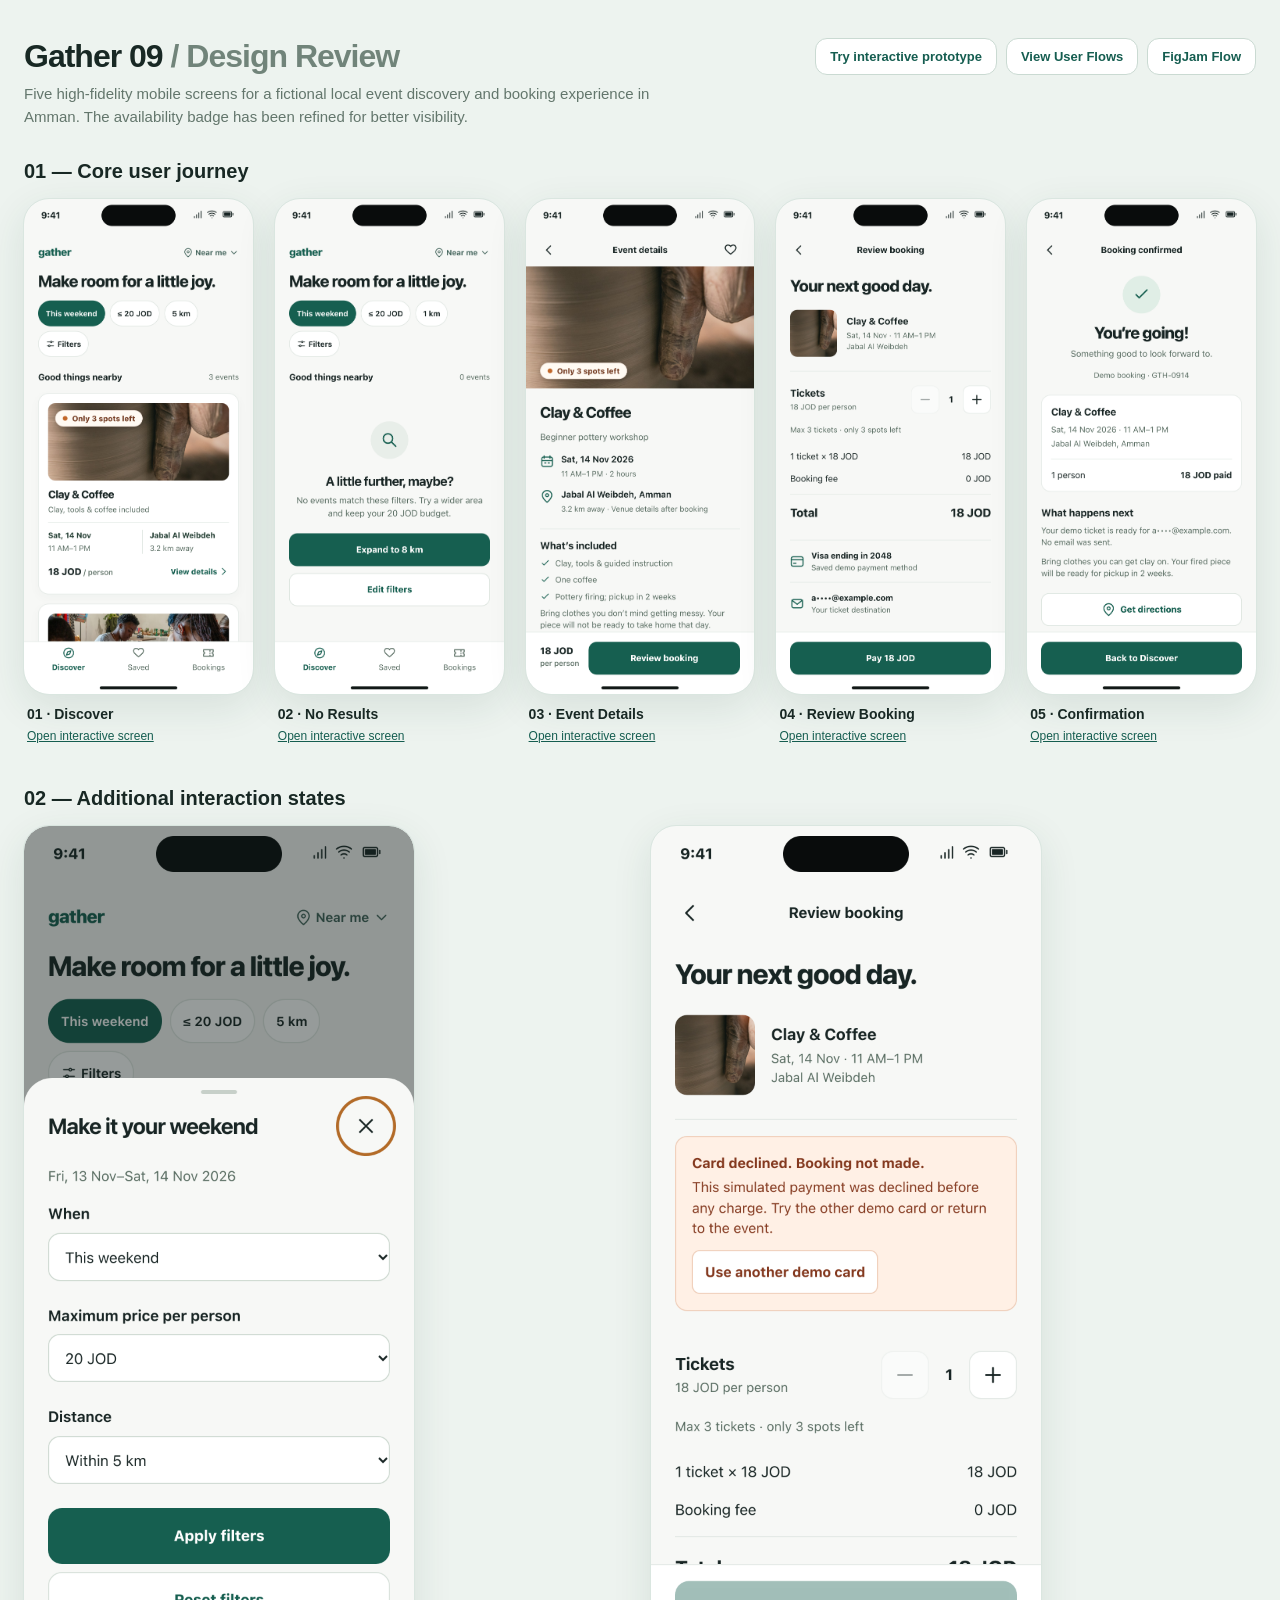
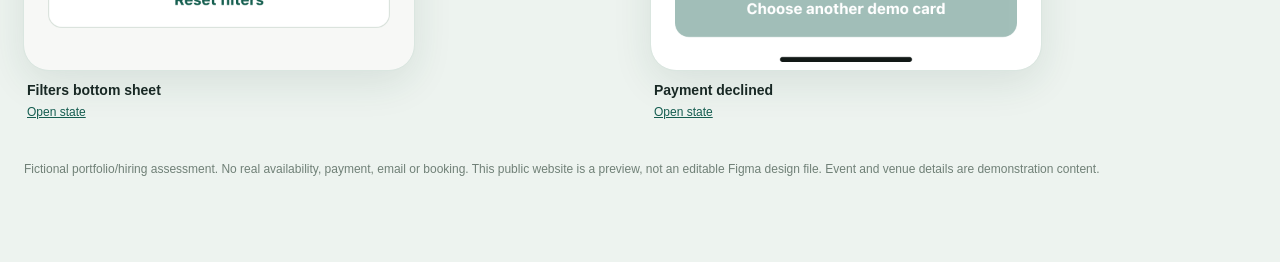
<file: index.html>
<!doctype html><html lang="en"><head><meta charset="utf-8"><meta name="viewport" content="width=device-width,initial-scale=1"><title>Gather 09 · UI/UX Design Review</title><meta name="description" content="Gather 09 mobile local experiences UI/UX candidate assignment — five screens, user flow and interactive prototype."><style>
:root{--pine:#155D50;--text:#182824;--pale:#edf3ef}*{box-sizing:border-box}body{margin:0;background:var(--pale);color:var(--text);font:15px -apple-system,BlinkMacSystemFont,"SF Pro",Inter,Arial,sans-serif;-webkit-font-smoothing:antialiased}main{max-width:1520px;margin:0 auto;padding:38px 24px 70px}header{display:flex;align-items:flex-start;justify-content:space-between;gap:18px;margin-bottom:25px;flex-wrap:wrap}h1{font-size:32px;letter-spacing:-1px;margin:0 0 8px}header p{margin:0;color:#63766C;max-width:650px;line-height:1.5}a{color:var(--pine)}.nav{display:flex;gap:9px;flex-wrap:wrap}.nav a{font-size:13px;border:1px solid #CADAD2;padding:10px 14px;border-radius:12px;background:#fff;text-decoration:none;font-weight:650}h2{font-size:20px;margin:32px 0 16px}.grid{display:grid;grid-template-columns:repeat(auto-fit,minmax(220px,1fr));gap:22px}.card{max-width:390px}.shot{display:block;aspect-ratio:390/844;overflow:hidden;border-radius:25px;background:white;box-shadow:0 12px 40px #1d47351c;outline:1px solid #dae6e0}.shot img{width:100%;height:100%;object-fit:cover;display:block}.cardfoot{display:flex;flex-direction:column;align-items:flex-start;gap:7px;padding:12px 3px}.cardfoot strong{font-size:14px}.cardfoot a{font-size:12px}.fineprint{font-size:12px;color:#708077;margin-top:28px;line-height:1.7}@media(max-width:600px){h1{font-size:27px}main{padding:20px 14px}}</style></head><body><main><header><div><h1>Gather 09 <span style="color:#71847A">/ Design Review</span></h1><p>Five high-fidelity mobile screens for a fictional local event discovery and booking experience in Amman. The availability badge has been refined for better visibility.</p></div><nav class="nav"><a href="./screens/index.html">Try interactive prototype</a><a href="./flows/index.html">View User Flows</a><a href="https://www.figma.com/board/WdGFZqnx7Zi4oWsvQZXHgf">FigJam Flow</a></nav></header><h2>01 — Core user journey</h2><section class="grid"><article class="card"><a class="shot" href="./screens/index.html?capture=1&amp;screen=discover"><img loading="lazy" alt="Gather 09 - 01 · Discover" src="./exports/Gather09-discover.png"></a><div class="cardfoot"><strong>01 · Discover</strong><a href="./screens/index.html?capture=1&amp;screen=discover">Open interactive screen</a></div></article><article class="card"><a class="shot" href="./screens/index.html?capture=1&amp;screen=empty"><img loading="lazy" alt="Gather 09 - 02 · No Results" src="./exports/Gather09-empty.png"></a><div class="cardfoot"><strong>02 · No Results</strong><a href="./screens/index.html?capture=1&amp;screen=empty">Open interactive screen</a></div></article><article class="card"><a class="shot" href="./screens/index.html?capture=1&amp;screen=details"><img loading="lazy" alt="Gather 09 - 03 · Event Details" src="./exports/Gather09-details.png"></a><div class="cardfoot"><strong>03 · Event Details</strong><a href="./screens/index.html?capture=1&amp;screen=details">Open interactive screen</a></div></article><article class="card"><a class="shot" href="./screens/index.html?capture=1&amp;screen=review"><img loading="lazy" alt="Gather 09 - 04 · Review Booking" src="./exports/Gather09-review.png"></a><div class="cardfoot"><strong>04 · Review Booking</strong><a href="./screens/index.html?capture=1&amp;screen=review">Open interactive screen</a></div></article><article class="card"><a class="shot" href="./screens/index.html?capture=1&amp;screen=confirmation"><img loading="lazy" alt="Gather 09 - 05 · Confirmation" src="./exports/Gather09-confirmation.png"></a><div class="cardfoot"><strong>05 · Confirmation</strong><a href="./screens/index.html?capture=1&amp;screen=confirmation">Open interactive screen</a></div></article></section><h2>02 — Additional interaction states</h2><section class="grid"><article class="card"><a class="shot" href="./screens/index.html?capture=1&amp;screen=discover&overlay=filters"><img alt="Filters bottom sheet" src="./exports/Gather09-filters.png"></a><div class="cardfoot"><strong>Filters bottom sheet</strong><a href="./screens/index.html?capture=1&amp;screen=discover&overlay=filters">Open state</a></div></article><article class="card"><a class="shot" href="./screens/index.html?capture=1&amp;screen=review&payment=declined"><img alt="Payment declined" src="./exports/Gather09-payment-declined.png"></a><div class="cardfoot"><strong>Payment declined</strong><a href="./screens/index.html?capture=1&amp;screen=review&payment=declined">Open state</a></div></article></section><p class="fineprint">Fictional portfolio/hiring assessment. No real availability, payment, email or booking. This public website is a preview, not an editable Figma design file. Event and venue details are demonstration content.</p></main></body></html>
</file>
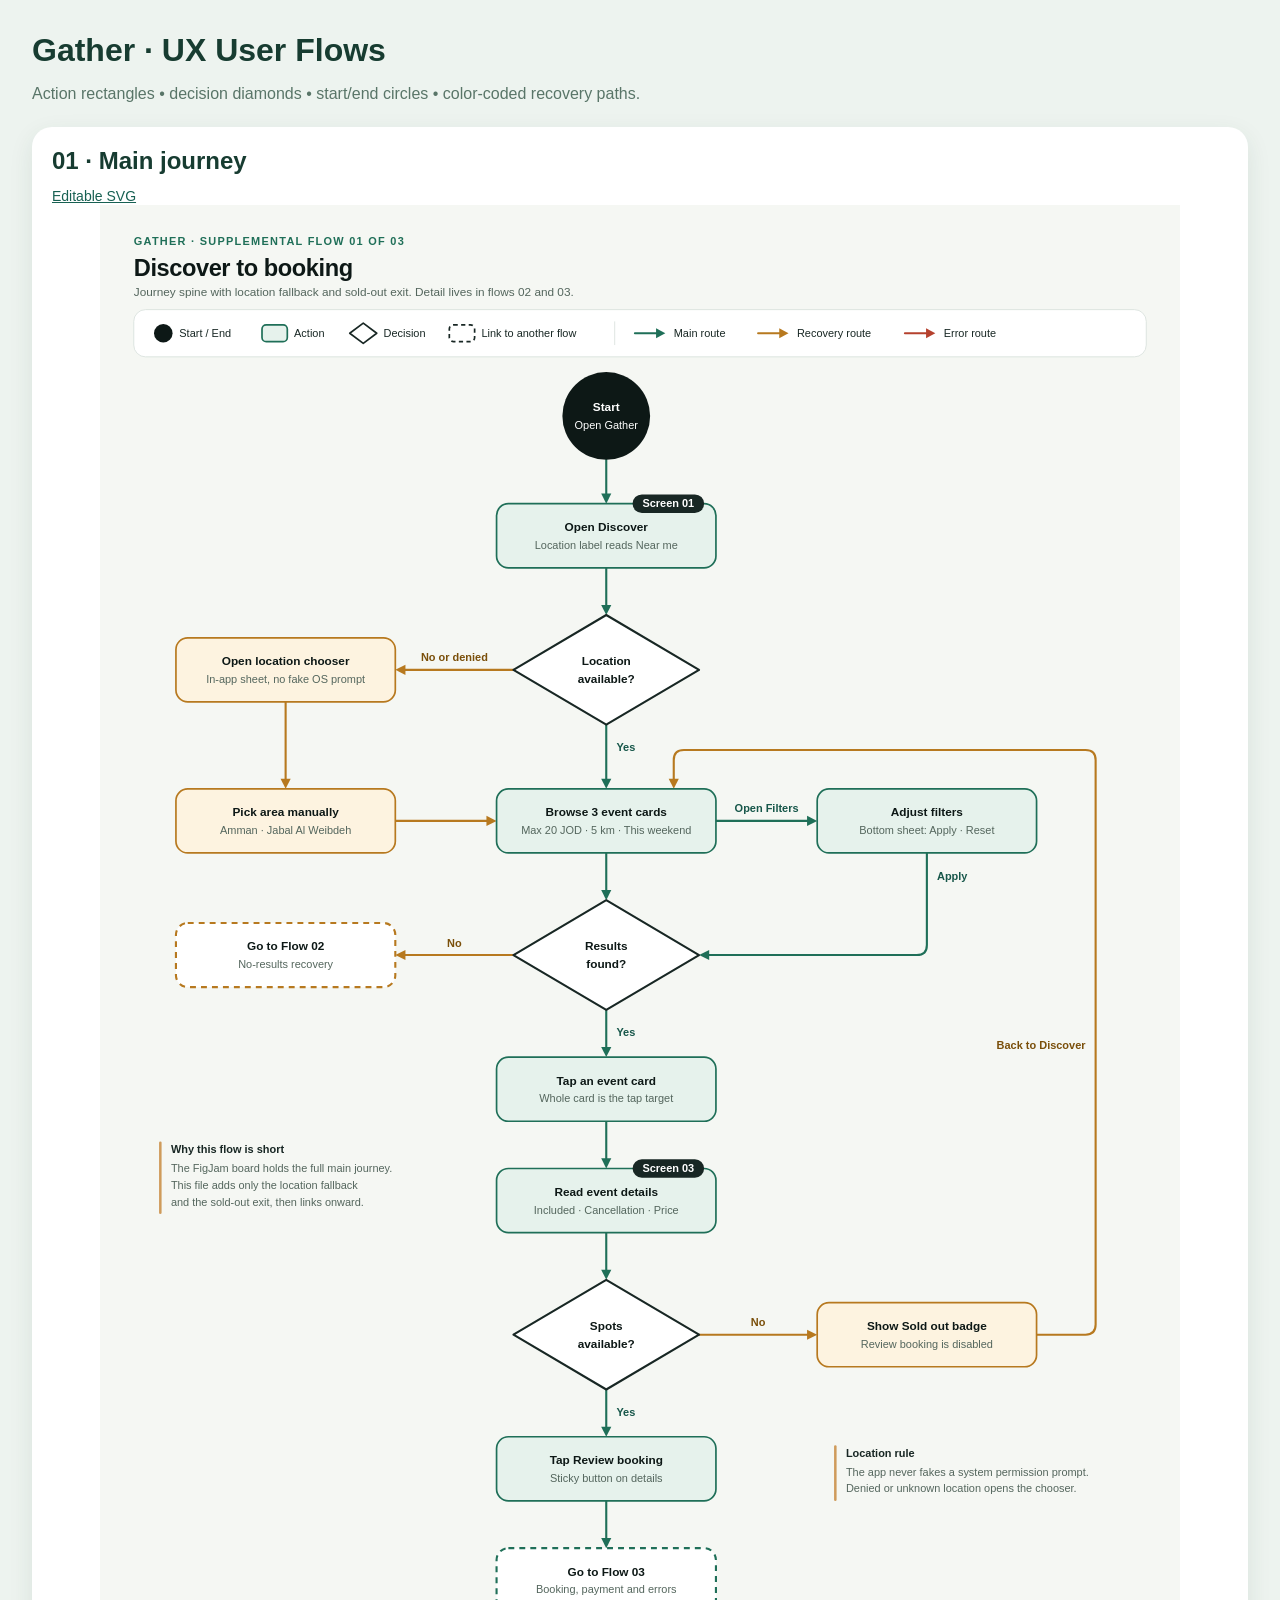
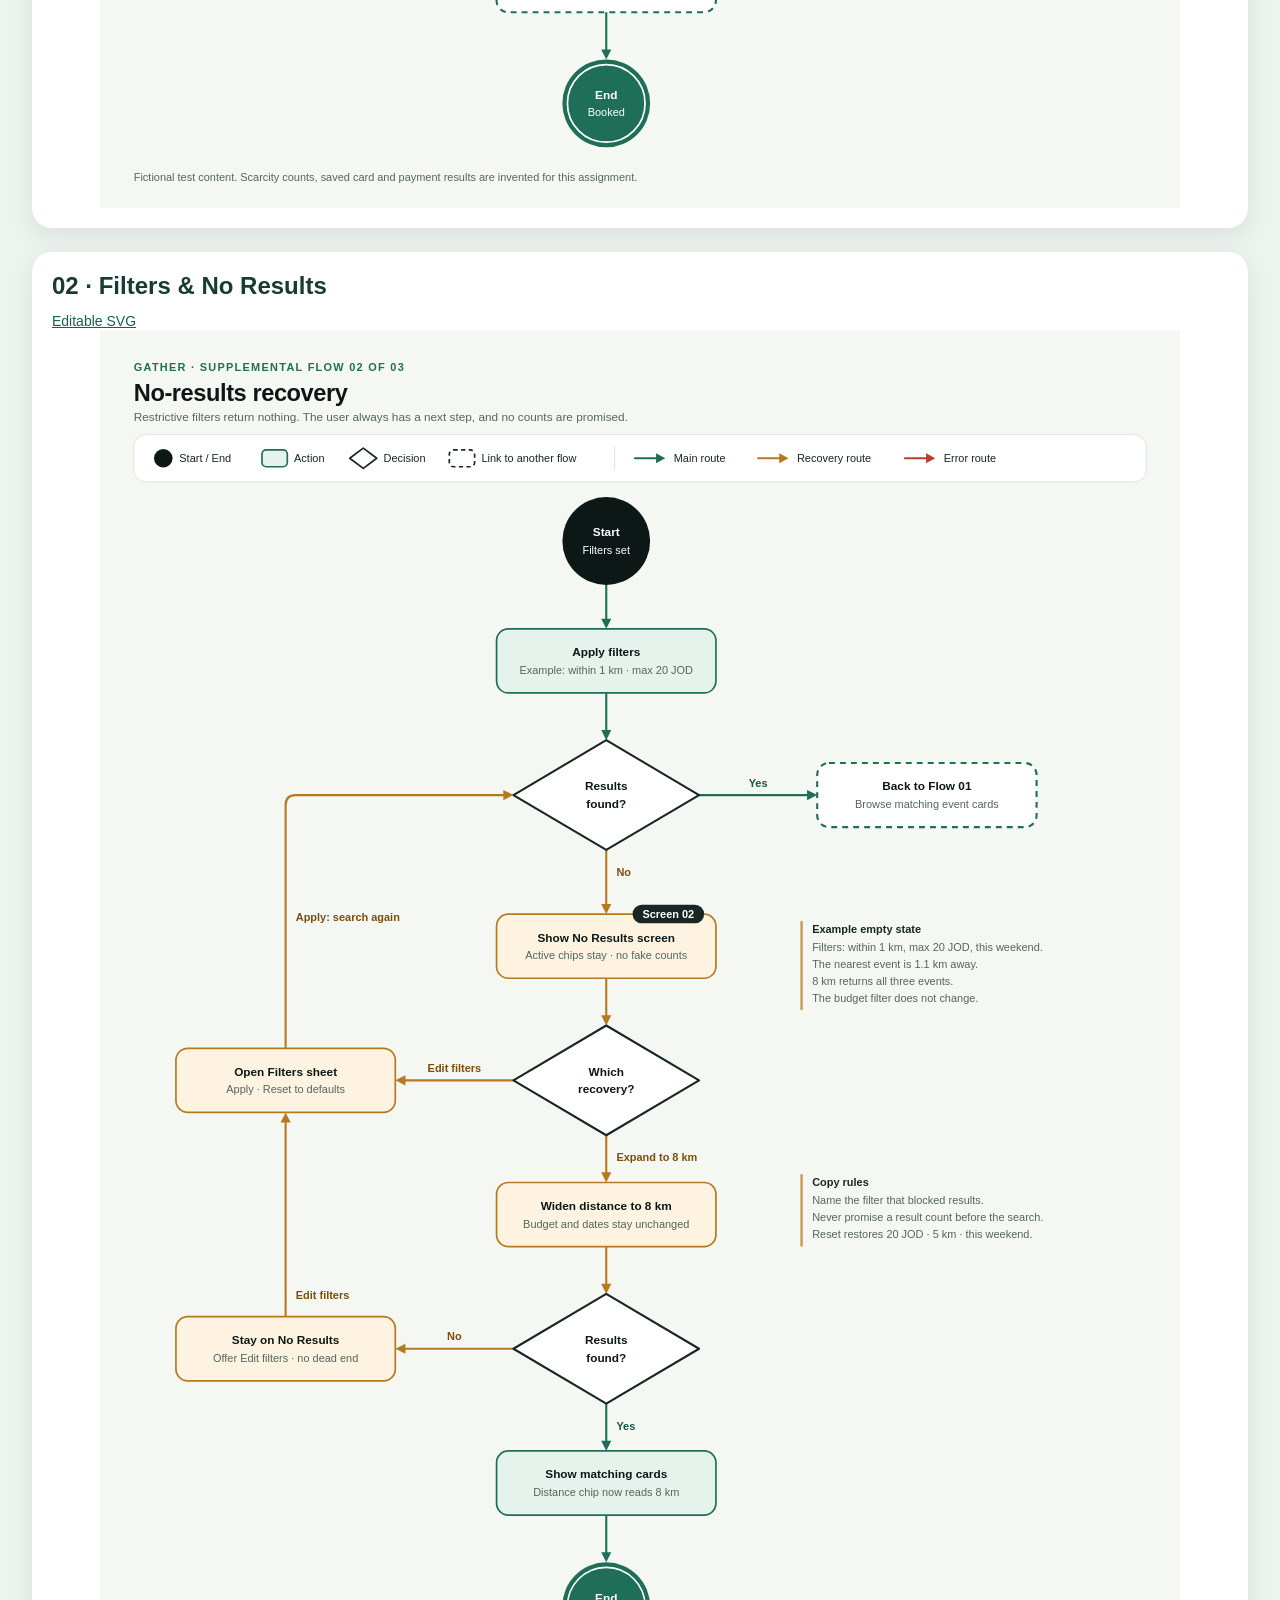
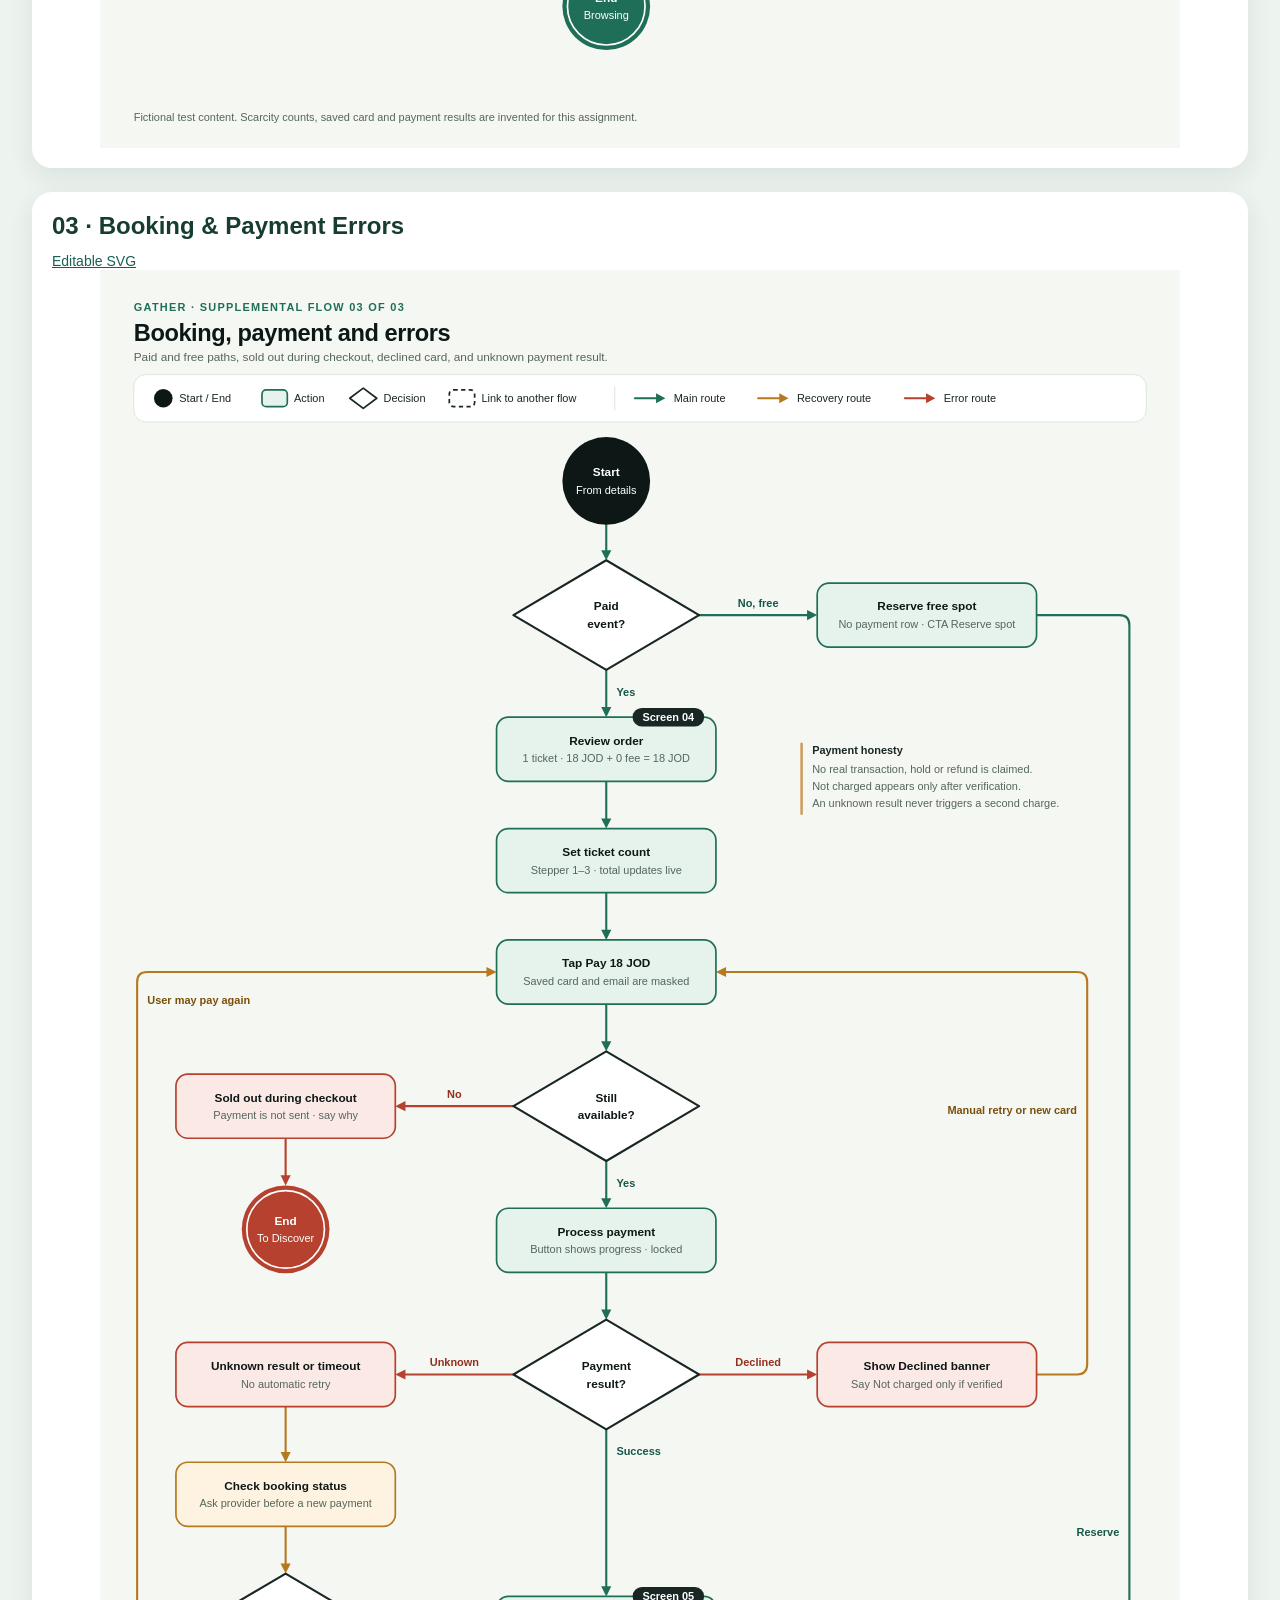
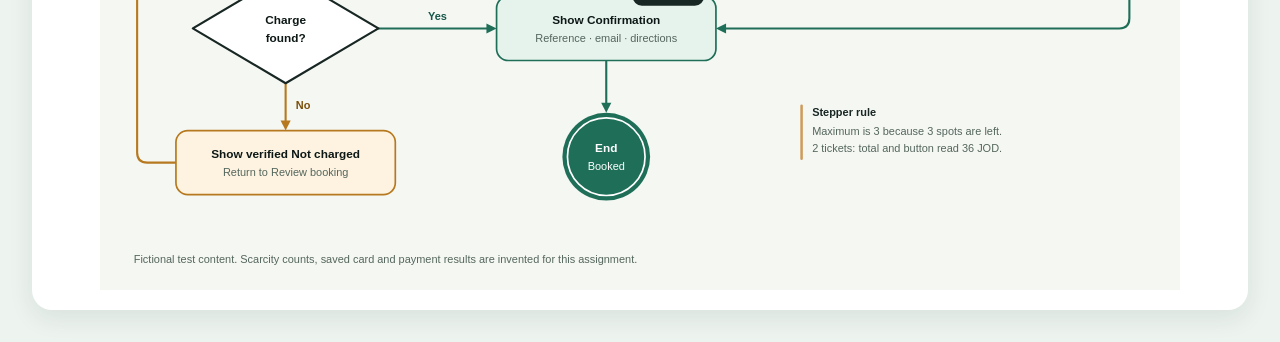
<file: flows/index.html>
<!doctype html><html lang="en"><head><meta charset="utf-8"><meta name="viewport" content="width=device-width,initial-scale=1"><title>Gather — UX Flow Gallery</title><style>body{font:16px -apple-system,BlinkMacSystemFont,Arial,sans-serif;margin:0;background:#edf3ef;color:#173c31}main{max-width:1600px;margin:auto;padding:32px}h1{margin:0 0 8px;font-size:32px}p{color:#597568}section{padding:20px;background:white;border-radius:20px;margin-top:24px;box-shadow:0 8px 25px #22483518}h2{margin:0 0 12px}img{display:block;width:100%;max-width:1080px;height:auto;margin:auto}a{color:#176052;font-size:14px}</style></head><body><main><h1>Gather · UX User Flows</h1><p>Action rectangles • decision diamonds • start/end circles • color-coded recovery paths.</p>
<section><h2>01 · Main journey</h2><a href="01-main-journey.svg">Editable SVG</a><img src="01-main-journey.svg"></section>
<section><h2>02 · Filters & No Results</h2><a href="02-no-results-recovery.svg">Editable SVG</a><img src="02-no-results-recovery.svg"></section>
<section><h2>03 · Booking & Payment Errors</h2><a href="03-booking-payment-errors.svg">Editable SVG</a><img src="03-booking-payment-errors.svg"></section>
</main></body></html>
</file>
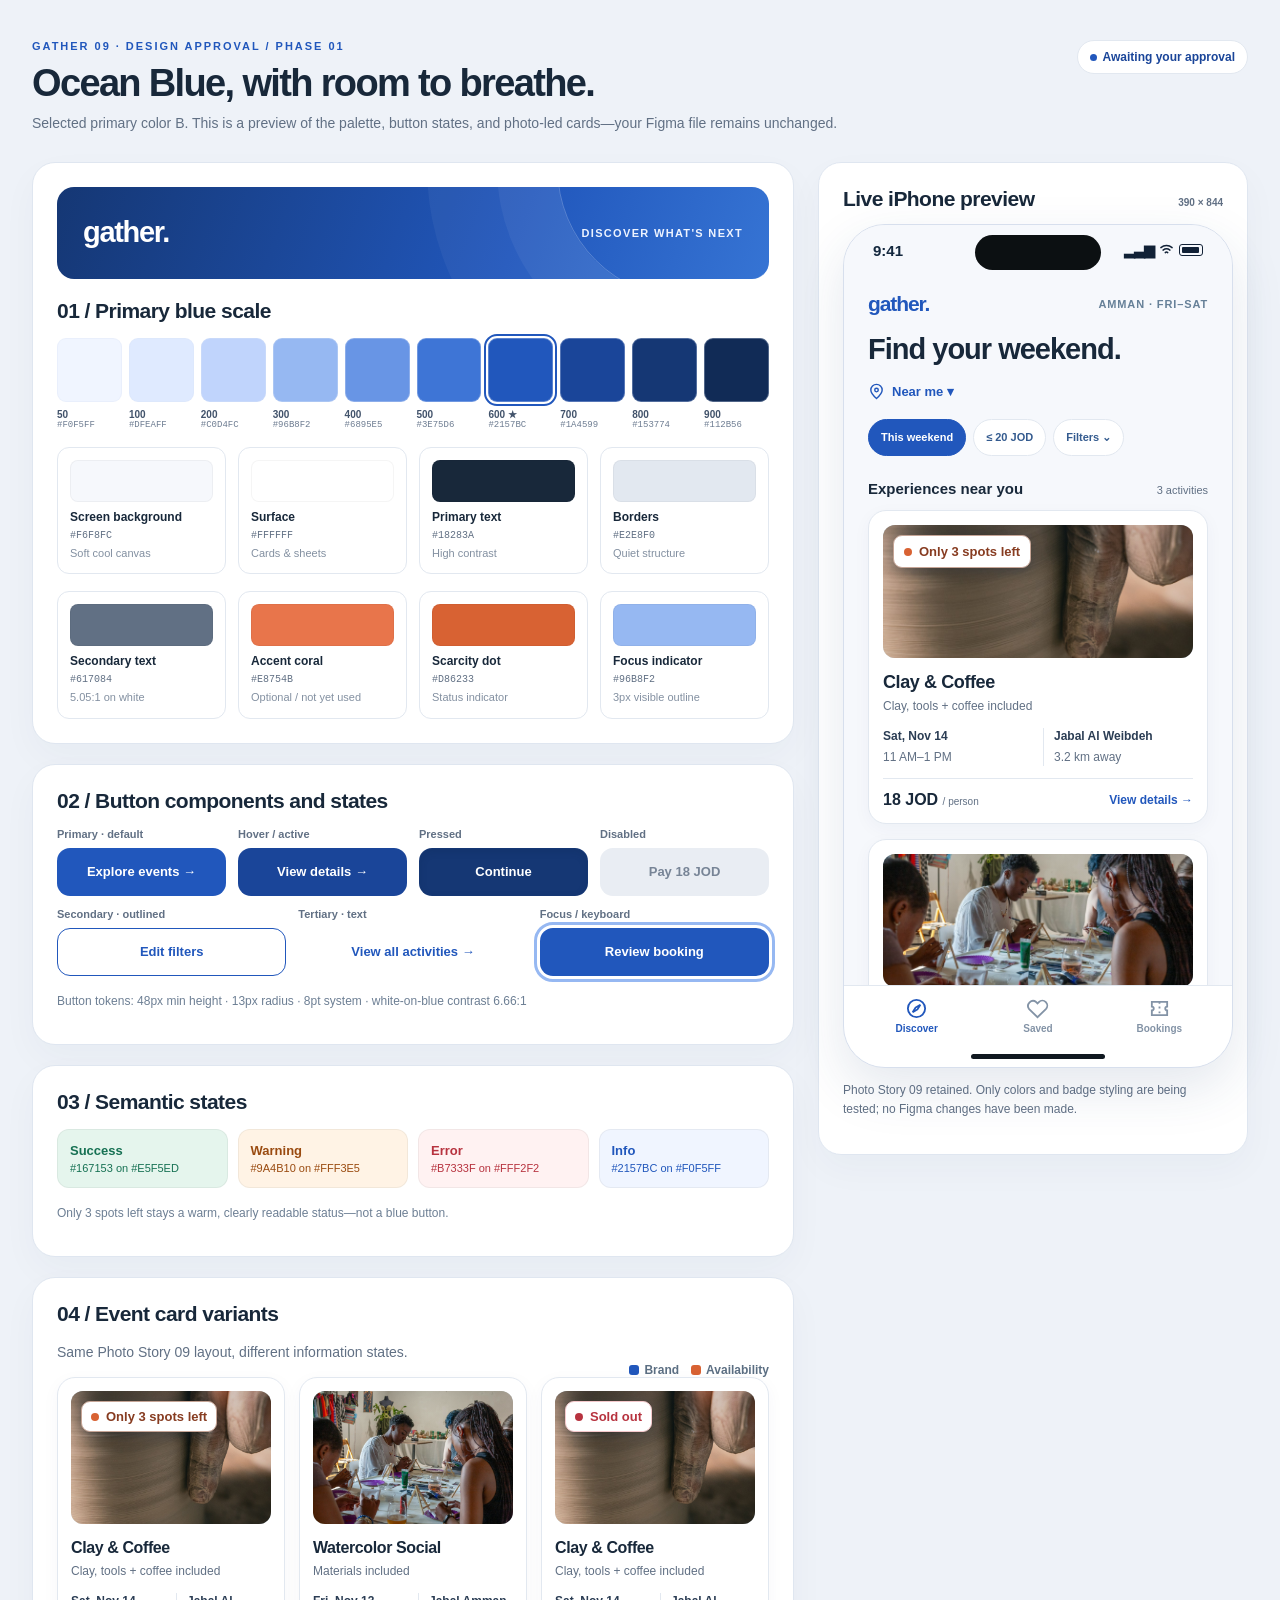
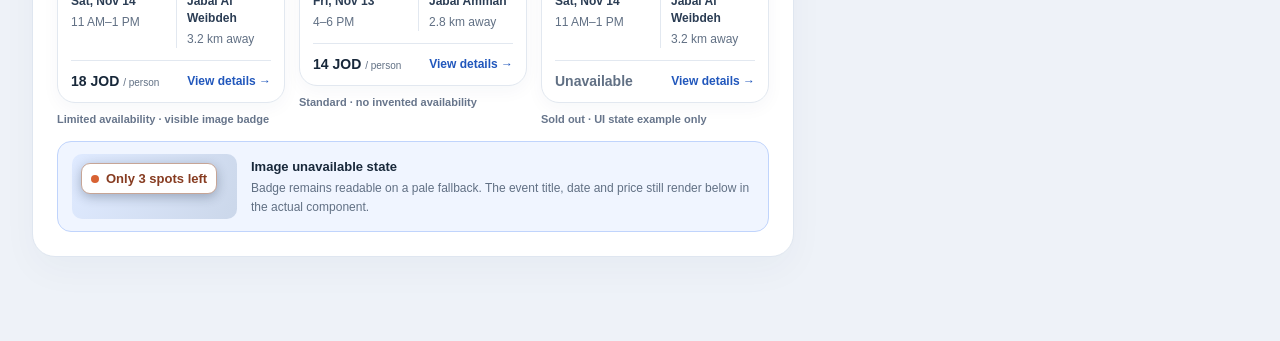
<file: palette-b/index.html>
<!doctype html>
<html lang="en"><head><meta charset="utf-8"><meta name="viewport" content="width=device-width,initial-scale=1">
<title>Gather 09 — Ocean Blue / Palette Approval</title>
<meta name="description" content="Approval-only Ocean Blue color system, button states, event card and live mobile preview for Gather 09. No Figma files changed.">
<style>
:root{
--blue-50:#F0F5FF;--blue-100:#DFEAFF;--blue-200:#C0D4FC;--blue-300:#96B8F2;--blue-400:#6895E5;--blue-500:#3E75D6;--blue-600:#2157BC;--blue-700:#1A4599;--blue-800:#153774;--blue-900:#112B56;
--bg:#F6F8FC;--surface:#FFFFFF;--ink:#18283A;--muted:#617084;--line:#E2E8F0;--accent:#E8754B;--warn-fg:#873C21;--warn-dot:#D86233;--success:#167153;--success-bg:#E5F5ED;--warning:#9A4B10;--warning-bg:#FFF3E5;--error:#B7333F;--error-bg:#FFF2F2;--disabled:#E9EDF3;--disabled-fg:#778496;
}
*{box-sizing:border-box}
html,body{margin:0;background:#EEF2F8;color:var(--ink);font-family:Inter,-apple-system,BlinkMacSystemFont,"SF Pro",Arial,sans-serif;-webkit-font-smoothing:antialiased}
button{font:inherit;cursor:pointer}button:focus-visible,a:focus-visible{outline:3px solid var(--blue-300);outline-offset:3px}
a{color:var(--blue-600)}
.shell{max-width:1520px;padding:40px 32px 64px;margin:auto}
.masthead{display:flex;justify-content:space-between;align-items:flex-start;gap:24px;flex-wrap:wrap;margin-bottom:28px}
.eyebrow{font-size:11px;font-weight:800;letter-spacing:.18em;text-transform:uppercase;color:var(--blue-600)}
h1{font-size:38px;letter-spacing:-1.65px;margin:10px 0 7px;line-height:1.12}
h2{font-size:21px;letter-spacing:-.55px;margin:0 0 15px}
h3{font-size:15px;letter-spacing:-.3px;margin:0 0 12px}
.masthead p,.lede{font-size:14px;color:var(--muted);line-height:1.6;margin:0}
.status{display:inline-flex;align-items:center;gap:6px;padding:9px 12px;background:#fff;border:1px solid var(--line);border-radius:40px;color:var(--blue-700);font-size:12px;font-weight:750;white-space:nowrap}
.status i{display:block;width:7px;height:7px;background:var(--blue-600);border-radius:99px}
.split{display:grid;grid-template-columns:minmax(0,1fr) 430px;gap:24px;align-items:start}
.panel{background:#fff;border:1px solid #DFE6F0;border-radius:23px;box-shadow:0 14px 36px #18365D09;padding:24px;margin-bottom:20px}
.hero-brand{height:92px;background:linear-gradient(110deg,#153774,#2157BC 64%,#3674D4);border-radius:17px;display:flex;align-items:center;justify-content:space-between;padding:18px 26px;margin-bottom:20px;overflow:hidden;position:relative;color:white}
.hero-brand:after{content:"";position:absolute;inset:-150px -50px auto auto;width:260px;height:260px;border:1px solid #ffffff3a;border-radius:50%;box-shadow:0 0 0 60px #ffffff0d,0 0 0 130px #ffffff0b;pointer-events:none}
.hero-brand strong{font-size:29px;letter-spacing:-1.3px}
.hero-brand em{font-style:normal;font-size:11px;letter-spacing:.12em;font-weight:800;position:relative;z-index:1;color:#EDF3FF}
.section-eyebrow{font-size:11px;letter-spacing:.15em;font-weight:780;text-transform:uppercase;color:#62758D;margin-bottom:12px}
.swatches{display:grid;grid-template-columns:repeat(10,1fr);gap:7px}
.swatch{min-width:0}
.swatch .color{width:100%;height:64px;border-radius:9px;margin-bottom:7px;border:1px solid #D8E3F550}
.swatch strong{display:block;font-size:10px;font-weight:800;color:#42536B}
.swatch code{display:block;font:9px ui-monospace,SFMono-Regular,monospace;color:#6D7C91}
.roles{display:grid;grid-template-columns:repeat(4,minmax(0,1fr));gap:12px;margin-top:17px}
.role{border:1px solid var(--line);border-radius:12px;padding:12px;min-width:0}
.role .dot{height:42px;border-radius:8px;border:1px solid #0000000a;margin-bottom:8px}
.role b{font-size:12px;display:block}
.role code{color:var(--muted);font-size:10px}
.role small{color:#8390A1;font-size:11px;line-height:1.4;display:block;margin-top:4px}
.states{display:grid;grid-template-columns:repeat(4,minmax(0,1fr));gap:10px}
.semantic{border-radius:12px;padding:13px 12px;border:1px solid #0000000d}
.semantic b{font-size:13px;display:block}
.semantic span{font-size:11px;display:block;margin-top:4px}
.buttons{display:grid;grid-template-columns:repeat(4,1fr);gap:12px;align-items:start}
.bt-demo{min-width:0}
.bt-demo>small{display:block;color:var(--muted);font-weight:700;font-size:11px;margin:0 0 8px}
.btn{display:inline-flex;justify-content:center;align-items:center;gap:8px;min-height:48px;width:100%;padding:10px 12px;font-size:13px;font-weight:750;border:1px solid transparent;border-radius:13px;transition:background .14s,box-shadow .14s}
.primary{background:var(--blue-600);color:#fff}
.primary:hover{background:var(--blue-700)}
.hover-demo{background:var(--blue-700);color:#fff}
.pressed-demo{background:var(--blue-800);color:#fff;box-shadow:inset 0 3px 7px #0b27502e}
.secondary{background:#fff;border-color:var(--blue-600);color:var(--blue-600)}
.tertiary{background:transparent;color:var(--blue-600)}
.disabled{background:var(--disabled);color:var(--disabled-fg);cursor:not-allowed}
.btn-reference{margin-top:12px;display:grid;grid-template-columns:repeat(3,1fr);gap:12px}
.caption{font-size:12px;color:#617084;line-height:1.55}
.card-grid{display:grid;grid-template-columns:repeat(3,1fr);gap:14px}
.event{background:#fff;overflow:hidden;border-radius:18px;border:1px solid var(--line);box-shadow:0 5px 18px #1b3a690a;min-width:0;padding:13px}
.event-photo{height:133px;background:#DDE5EA;border-radius:12px;overflow:hidden;position:relative}
.event-photo img{width:100%;height:100%;display:block;object-fit:cover}
.photo-placeholder{position:absolute;inset:0;background:linear-gradient(135deg,#B7C8D4,#D9DFDA 47%,#9FADB8);z-index:0}
.event-photo img{position:relative;z-index:1}
.event-photo:after{content:"";position:absolute;z-index:1;inset:0 0 auto 0;height:55px;background:linear-gradient(#20304A1c,transparent);pointer-events:none}
.scarcity{position:absolute;top:10px;left:10px;z-index:2;display:inline-flex;align-items:center;gap:7px;background:#FFFFFF;padding:7px 9px;border-radius:9px;border:1px solid #C6A596;box-shadow:0 3px 11px #15273d4a;color:var(--warn-fg);font-size:13px;font-weight:800;white-space:nowrap}
.scarcity .warning-dot{width:8px;height:8px;display:block;background:var(--warn-dot);border-radius:50%;flex:none}
.scarcity.sold{color:var(--error);border-color:#F4C8CB}.scarcity.sold .warning-dot{background:var(--error)}
.event-title{font-size:16px;line-height:22px;font-weight:800;letter-spacing:-.4px;margin:13px 0 3px}
.inclusions{font-size:12px;color:var(--muted);line-height:18px}
.event-facts{display:grid;grid-template-columns:1fr 1fr;gap:10px;padding:13px 0 12px;border-bottom:1px solid var(--line)}
.event-facts>div:last-child{border-left:1px solid var(--line);padding-left:10px}
.event-facts strong{font-size:12px;line-height:17px;display:block;color:#2B3D54}
.event-facts span{font-size:12px;line-height:17px;display:block;color:var(--muted);margin-top:4px}
.event-footer{display:flex;justify-content:space-between;align-items:center;gap:8px;padding:12px 0 0}
.event-footer strong{font-size:14px;white-space:nowrap}
.event-footer strong small{color:var(--muted);font-size:10px;font-weight:500}
.view{display:inline-flex;align-items:center;gap:4px;color:var(--blue-600);font-weight:750;font-size:12px;white-space:nowrap}
.cardlabel{font-size:11px;color:#67758B;margin-top:10px;font-weight:750}
.mobile-panel{position:sticky;top:20px}
.mobile-heading{display:flex;justify-content:space-between;align-items:baseline;gap:12px;margin-bottom:13px}
.mobile-heading h2{margin:0}
.mobile-heading small{font-size:10px;color:var(--muted);font-weight:700}
.phone{width:390px;height:844px;margin:auto;border:1px solid #D7DFED;background:var(--bg);border-radius:42px;overflow:hidden;box-shadow:0 20px 52px #24467b20;position:relative}
.iosbar{height:59px;position:absolute;top:0;left:0;right:0;z-index:9;display:flex;align-items:flex-start;justify-content:space-between;padding:17px 29px;font-size:15px;font-weight:800;color:#14283E;background:var(--bg)}
.island{position:absolute;top:10px;left:50%;transform:translateX(-50%);height:35px;width:126px;border-radius:20px;background:#0C1012}
.iosicons{font-size:14px;letter-spacing:-1px;color:#112136;display:flex;align-items:center;gap:4px}
.battery{width:24px;height:12px;border:1.6px solid #112136;border-radius:3px;padding:2px}
.battery i{display:block;background:#112136;width:17px;height:6px;border-radius:1px}
.phone-scroll{position:absolute;top:59px;bottom:82px;overflow:auto;width:100%;scrollbar-width:none}
.phone-scroll::-webkit-scrollbar{display:none}
.phone-content{padding:8px 24px 32px}
.apphead{display:flex;align-items:center;justify-content:space-between}
.logo{font-size:21px;letter-spacing:-1.1px;color:var(--blue-600);font-weight:900}
.location-area{font-size:11px;font-weight:800;color:#668098;letter-spacing:.08em}
.phone-title{font-size:29px;letter-spacing:-1px;font-weight:850;line-height:1.15;margin:17px 0 8px}
.location-row{display:flex;align-items:center;gap:7px;color:var(--blue-600);font-size:13px;font-weight:720;min-height:35px}
.location-row svg{width:17px;height:17px}
.chiprow{display:flex;gap:7px;margin:10px 0 24px}
.chip{border:1px solid var(--line);background:#fff;color:#345B8F;border-radius:25px;padding:11px 12px;font-size:11px;font-weight:750;white-space:nowrap}
.chip.active{background:var(--blue-600);color:#fff;border-color:var(--blue-600)}
.section-title{display:flex;justify-content:space-between;align-items:baseline;margin-bottom:13px}
.section-title strong{font-size:15px}
.section-title span{font-size:11px;color:var(--muted)}
.phone .event{margin:0 0 15px;padding:14px}
.phone .event-photo{height:133px}
.phone .event-title{font-size:18px;line-height:23px}
.phone .inclusions,.phone .event-facts strong,.phone .event-facts span{font-size:12px}
.phone .event-footer strong{font-size:16px}
.phone .scarcity{font-size:13px;padding:8px 10px}
.bottomnav{position:absolute;bottom:0;left:0;right:0;height:82px;background:#ffffffeb;backdrop-filter:blur(10px);border-top:1px solid var(--line);display:flex;align-items:flex-start;justify-content:space-around;padding:11px 12px 22px}
.tab{display:flex;align-items:center;justify-content:center;flex-direction:column;gap:3px;width:96px;font-weight:730;font-size:10px;color:#8393A6}
.tab.active{color:var(--blue-600)}
.tab svg{height:23px;width:23px}
.homebar{position:absolute;bottom:8px;left:50%;transform:translateX(-50%);height:5px;width:134px;border-radius:4px;background:#101820}
.mobile-foot{margin-top:13px;line-height:1.55;color:var(--muted);font-size:12px}
.legend{display:flex;gap:12px;flex-wrap:wrap;font-size:12px;color:#5C6F83;font-weight:650}
.legend span{display:inline-flex;align-items:center;gap:5px}
.legend i{width:10px;height:10px;display:block;border-radius:3px}
.handled{margin-top:18px;color:#6D7F94;font-size:12px}
@media(max-width:1260px){.split{grid-template-columns:1fr}.mobile-panel{position:static}.cards .card-grid{grid-template-columns:repeat(3,1fr)}}
@media(max-width:850px){.swatches{grid-template-columns:repeat(5,1fr)}.card-grid{grid-template-columns:1fr 1fr}.buttons,.roles,.states{grid-template-columns:repeat(2,1fr)}.shell{padding:20px 14px}}
@media(max-width:510px){.card-grid{grid-template-columns:1fr}.phone{transform:scale(.86);transform-origin:top left;margin:0;width:390px}.phone-wrap{height:730px;max-width:336px;margin:auto;overflow:hidden}.roles{grid-template-columns:repeat(2,1fr)}.swatch code{font-size:9px}.panel{padding:17px}.masthead h1{font-size:30px}}
@media(max-width:510px){
.shell{width:100%;max-width:100%;overflow:hidden}
.split{grid-template-columns:minmax(0,1fr)}
.split>main,.mobile-panel,.panel{min-width:0;max-width:100%}
.swatches{grid-template-columns:repeat(5,minmax(0,1fr))}
.roles,.states,.buttons{grid-template-columns:repeat(2,minmax(0,1fr))}
.btn-reference{grid-template-columns:minmax(0,1fr)}
.card-grid{grid-template-columns:minmax(0,1fr)}
.phone-wrap{width:320px;max-width:100%;height:695px}
.phone{transform:scale(.82)}
.swatch code{font-size:8px}
}
</style></head>
<body>
<div class="shell">
<header class="masthead"><div><div class="eyebrow">Gather 09 · Design approval / Phase 01</div><h1>Ocean Blue, with room to breathe.</h1><p>Selected primary color B. This is a preview of the palette, button states, and photo-led cards—your Figma file remains unchanged.</p></div><span class="status"><i></i> Awaiting your approval</span></header>
<div class="split">
<main>
<section class="panel">
<div class="hero-brand"><strong>gather.</strong><em>DISCOVER WHAT'S NEXT</em></div>
<h2>01 / Primary blue scale</h2>
<div class="swatches">
<div class="swatch"><div class="color" style="background:#F0F5FF"></div><strong>50</strong><code>#F0F5FF</code></div>
<div class="swatch"><div class="color" style="background:#DFEAFF"></div><strong>100</strong><code>#DFEAFF</code></div>
<div class="swatch"><div class="color" style="background:#C0D4FC"></div><strong>200</strong><code>#C0D4FC</code></div>
<div class="swatch"><div class="color" style="background:#96B8F2"></div><strong>300</strong><code>#96B8F2</code></div>
<div class="swatch"><div class="color" style="background:#6895E5"></div><strong>400</strong><code>#6895E5</code></div>
<div class="swatch"><div class="color" style="background:#3E75D6"></div><strong>500</strong><code>#3E75D6</code></div>
<div class="swatch"><div class="color" style="background:#2157BC;outline:2px solid #2157BC;outline-offset:2px"></div><strong>600 ★</strong><code>#2157BC</code></div>
<div class="swatch"><div class="color" style="background:#1A4599"></div><strong>700</strong><code>#1A4599</code></div>
<div class="swatch"><div class="color" style="background:#153774"></div><strong>800</strong><code>#153774</code></div>
<div class="swatch"><div class="color" style="background:#112B56"></div><strong>900</strong><code>#112B56</code></div>
</div>
<div class="roles">
<div class="role"><div class="dot" style="background:#F6F8FC"></div><b>Screen background</b><code>#F6F8FC</code><small>Soft cool canvas</small></div>
<div class="role"><div class="dot" style="background:#FFFFFF"></div><b>Surface</b><code>#FFFFFF</code><small>Cards & sheets</small></div>
<div class="role"><div class="dot" style="background:#18283A"></div><b>Primary text</b><code>#18283A</code><small>High contrast</small></div>
<div class="role"><div class="dot" style="background:#E2E8F0"></div><b>Borders</b><code>#E2E8F0</code><small>Quiet structure</small></div>
</div>
<div class="roles">
<div class="role"><div class="dot" style="background:#617084"></div><b>Secondary text</b><code>#617084</code><small>5.05:1 on white</small></div>
<div class="role"><div class="dot" style="background:#E8754B"></div><b>Accent coral</b><code>#E8754B</code><small>Optional / not yet used</small></div>
<div class="role"><div class="dot" style="background:#D86233"></div><b>Scarcity dot</b><code>#D86233</code><small>Status indicator</small></div>
<div class="role"><div class="dot" style="background:#96B8F2"></div><b>Focus indicator</b><code>#96B8F2</code><small>3px visible outline</small></div>
</div>
</section>
<section class="panel">
<h2>02 / Button components and states</h2>
<div class="buttons">
<div class="bt-demo"><small>Primary · default</small><button class="btn primary" type="button" onclick="document.querySelector('.phone-scroll').scrollTo({top:0,behavior:'smooth'})">Explore events →</button></div>
<div class="bt-demo"><small>Hover / active</small><button class="btn hover-demo" type="button">View details →</button></div>
<div class="bt-demo"><small>Pressed</small><button class="btn pressed-demo" type="button">Continue</button></div>
<div class="bt-demo"><small>Disabled</small><button class="btn disabled" type="button" disabled>Pay 18 JOD</button></div>
</div>
<div class="btn-reference">
<div class="bt-demo"><small>Secondary · outlined</small><button class="btn secondary" type="button">Edit filters</button></div>
<div class="bt-demo"><small>Tertiary · text</small><button class="btn tertiary" type="button">View all activities →</button></div>
<div class="bt-demo"><small>Focus / keyboard</small><button class="btn primary" style="outline:3px solid var(--blue-300);outline-offset:3px" type="button">Review booking</button></div>
</div>
<p class="handled">Button tokens: 48px min height · 13px radius · 8pt system · white-on-blue contrast 6.66:1</p>
</section>
<section class="panel">
<h2>03 / Semantic states</h2>
<div class="states">
<div class="semantic" style="background:#E5F5ED;color:#167153"><b>Success</b><span>#167153 on #E5F5ED</span></div>
<div class="semantic" style="background:#FFF3E5;color:#9A4B10"><b>Warning</b><span>#9A4B10 on #FFF3E5</span></div>
<div class="semantic" style="background:#FFF2F2;color:#B7333F"><b>Error</b><span>#B7333F on #FFF2F2</span></div>
<div class="semantic" style="background:#F0F5FF;color:#2157BC"><b>Info</b><span>#2157BC on #F0F5FF</span></div>
</div>
<p class="handled">Only 3 spots left stays a warm, clearly readable status—not a blue button.</p>
</section>
<section class="panel cards">
<div style="display:flex;align-items:flex-end;justify-content:space-between;gap:12px;flex-wrap:wrap"><div><h2>04 / Event card variants</h2><p class="lede" style="margin-bottom:14px">Same Photo Story 09 layout, different information states.</p></div><div class="legend"><span><i style="background:#2157BC"></i> Brand</span><span><i style="background:#D86233"></i> Availability</span></div></div>
<div class="card-grid">
<div>
<article class="event">
<div class="event-photo"><div class="photo-placeholder"></div><img src="../assets/pottery.jpg" alt="Pottery workshop"><div class="scarcity"><i class="warning-dot"></i>Only 3 spots left</div></div>
<div class="event-title">Clay & Coffee</div><div class="inclusions">Clay, tools + coffee included</div>
<div class="event-facts"><div><strong>Sat, Nov 14</strong><span>11 AM–1 PM</span></div><div><strong>Jabal Al Weibdeh</strong><span>3.2 km away</span></div></div>
<div class="event-footer"><strong>18 JOD <small>/ person</small></strong><span class="view">View details →</span></div></article><div class="cardlabel">Limited availability · visible image badge</div></div>
<div>
<article class="event">
<div class="event-photo"><div class="photo-placeholder"></div><img src="../assets/painting.jpg" alt="Painting workshop"></div>
<div class="event-title">Watercolor Social</div><div class="inclusions">Materials included</div>
<div class="event-facts"><div><strong>Fri, Nov 13</strong><span>4–6 PM</span></div><div><strong>Jabal Amman</strong><span>2.8 km away</span></div></div>
<div class="event-footer"><strong>14 JOD <small>/ person</small></strong><span class="view">View details →</span></div></article><div class="cardlabel">Standard · no invented availability</div></div>
<div>
<article class="event">
<div class="event-photo"><div class="photo-placeholder"></div><img src="../assets/pottery.jpg" alt="Sold-out pottery demo"><div class="scarcity sold"><i class="warning-dot"></i>Sold out</div></div>
<div class="event-title">Clay & Coffee</div><div class="inclusions">Clay, tools + coffee included</div>
<div class="event-facts"><div><strong>Sat, Nov 14</strong><span>11 AM–1 PM</span></div><div><strong>Jabal Al Weibdeh</strong><span>3.2 km away</span></div></div>
<div class="event-footer"><strong style="color:var(--muted)">Unavailable</strong><span class="view">View details →</span></div></article><div class="cardlabel">Sold out · UI state example only</div></div>
</div>
<section style="margin-top:16px;padding:12px 14px;background:#F0F5FF;border:1px solid #C0D4FC;border-radius:14px;display:flex;gap:14px;align-items:center;flex-wrap:wrap"><div style="width:165px;height:65px;background:linear-gradient(115deg,#DFEAFF,#CBD7EA);border-radius:10px;position:relative"><span class="scarcity" style="top:9px;left:9px"><i class="warning-dot"></i>Only 3 spots left</span></div><div style="flex:1;min-width:180px"><strong style="font-size:13px">Image unavailable state</strong><p class="caption" style="margin:4px 0 0">Badge remains readable on a pale fallback. The event title, date and price still render below in the actual component.</p></div></section>
</section>
</main>
<aside class="mobile-panel">
<div class="panel"><div class="mobile-heading"><h2>Live iPhone preview</h2><small>390 × 844</small></div>
<div class="phone-wrap"><div class="phone">
<div class="iosbar"><span>9:41</span><div class="island"></div><span class="iosicons">▂▃▆ <svg width="17" height="15" viewBox="0 0 24 24" fill="none" stroke="#112136" stroke-width="2.3" stroke-linecap="round"><path d="M3 9a14 14 0 0 1 18 0M6.5 13a9 9 0 0 1 11 0M10 17a3 3 0 0 1 4 0"/></svg> <span class="battery"><i></i></span></span></div>
<div class="phone-scroll"><div class="phone-content"><div class="apphead"><span class="logo">gather.</span><span class="location-area">AMMAN · FRI–SAT</span></div>
<div class="phone-title">Find your weekend.</div>
<div class="location-row"><svg viewBox="0 0 24 24" fill="none" stroke="currentColor" stroke-width="2" stroke-linecap="round"><path d="M20 10c0 5-8 12-8 12S4 15 4 10a8 8 0 0 1 16 0Z"/><circle cx="12" cy="10" r="2.5"/></svg>Near me ▾</div>
<div class="chiprow"><span class="chip active">This weekend</span><span class="chip">≤ 20 JOD</span><span class="chip">Filters ⌄</span></div>
<div class="section-title"><strong>Experiences near you</strong><span>3 activities</span></div>
<article class="event">
<div class="event-photo"><div class="photo-placeholder"></div><img src="../assets/pottery.jpg" alt="Clay and coffee event photo"><div class="scarcity"><i class="warning-dot"></i>Only 3 spots left</div></div>
<div class="event-title">Clay & Coffee</div><div class="inclusions">Clay, tools + coffee included</div>
<div class="event-facts"><div><strong>Sat, Nov 14</strong><span>11 AM–1 PM</span></div><div><strong>Jabal Al Weibdeh</strong><span>3.2 km away</span></div></div>
<div class="event-footer"><strong>18 JOD <small>/ person</small></strong><span class="view">View details →</span></div>
</article>
<article class="event">
<div class="event-photo"><div class="photo-placeholder"></div><img src="../assets/painting.jpg" alt="Watercolor workshop photo"></div>
<div class="event-title">Watercolor Social</div><div class="inclusions">Materials included</div>
<div class="event-facts"><div><strong>Fri, Nov 13</strong><span>4–6 PM</span></div><div><strong>Jabal Amman</strong><span>2.8 km away</span></div></div>
<div class="event-footer"><strong>14 JOD <small>/ person</small></strong><span class="view">View details →</span></div>
</article>
<article class="event">
<div class="event-photo"><div class="photo-placeholder"></div><img src="../assets/walk.jpg" alt="Walking outdoors"></div>
<div class="event-title">Golden Hour Walk</div><div class="inclusions">Guided walk included</div>
<div class="event-facts"><div><strong>Fri, Nov 13</strong><span>4:30 PM</span></div><div><strong>Amman area</strong><span>1.1 km away</span></div></div>
<div class="event-footer"><strong>FREE</strong><span class="view">View details →</span></div>
</article>
</div></div>
<div class="bottomnav">
<div class="tab active"><svg viewBox="0 0 24 24" fill="none" stroke="currentColor" stroke-width="1.9"><circle cx="12" cy="12" r="9"/><path d="m16 8-3 5-5 3 3-5z"/></svg>Discover</div>
<div class="tab"><svg viewBox="0 0 24 24" fill="none" stroke="currentColor" stroke-width="1.9"><path d="M20.7 5.3a5.2 5.2 0 0 0-7.3 0L12 6.7l-1.4-1.4a5.2 5.2 0 0 0-7.3 7.3L12 21l8.7-8.4a5.2 5.2 0 0 0 0-7.3z"/></svg>Saved</div>
<div class="tab"><svg viewBox="0 0 24 24" fill="none" stroke="currentColor" stroke-width="1.9"><path d="M4 5h16v5a2 2 0 0 0 0 4v5H4v-5a2 2 0 0 0 0-4z"/><path d="M12 5v14" stroke-dasharray="2 3"/></svg>Bookings</div>
</div><div class="homebar"></div>
</div></div>
<p class="mobile-foot">Photo Story 09 retained. Only colors and badge styling are being tested; no Figma changes have been made.</p>
</div></aside>
</div>
</div></body></html>
</file>
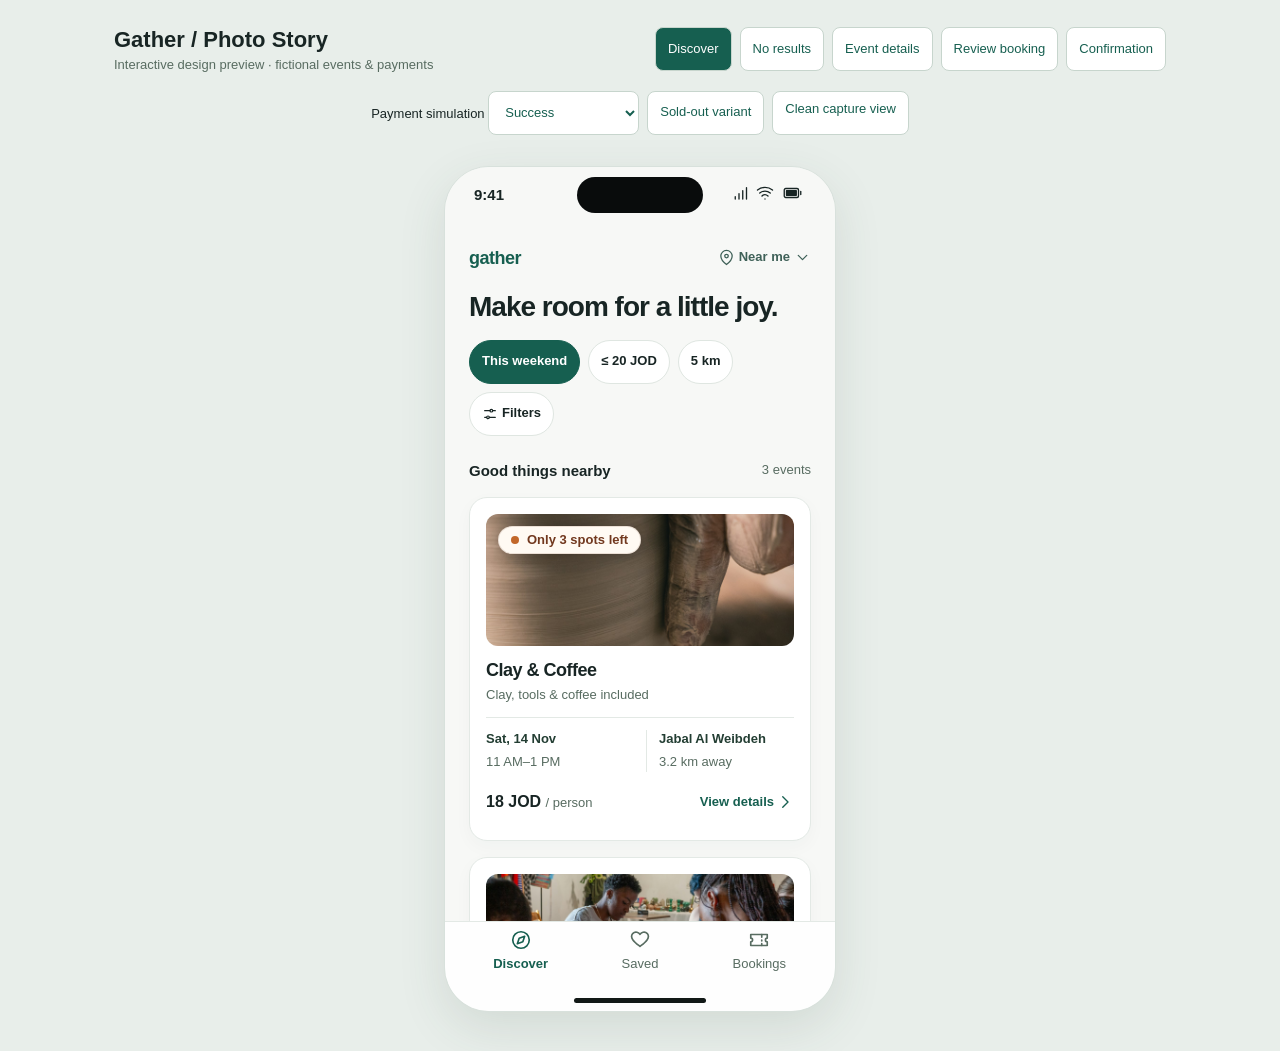
<file: screens/index.html>
<!doctype html>
<html lang="en"><head><meta charset="utf-8"><meta name="viewport" content="width=device-width, initial-scale=1"><title>Gather 09 — Photo Story</title><link rel="stylesheet" href="styles.css"><script defer src="app.js"></script></head><body><header class="preview"><div><strong>Gather / Photo Story</strong><p>Interactive design preview · fictional events & payments</p></div><nav aria-label="Preview screens" id="screen-nav"></nav><div class="preview-options"><label>Payment simulation <select id="payment-mode"><option value="success">Success</option><option value="declined">Confirmed decline</option><option value="unknown">Unknown result</option></select></label><button id="show-sold">Sold-out variant</button><a href="?capture=1&screen=discover">Clean capture view</a></div></header><main class="stage"><section class="phone" aria-label="Gather mobile preview"><div class="status"><span>9:41</span><div class="island"></div><div class="system" id="system"></div></div><div id="app"></div><div class="home"></div><div id="modal-root"></div><div id="toast" role="status"></div></section></main></body></html>
</file>
<file: screens/styles.css>
:root{--page:#e8eeea;--ink:#182524;--muted:#586c61;--pine:#165f50;--line:#e3e9e5;--bg:#f7f8f6;--white:#fff;--warn:#84391f}*{box-sizing:border-box}body{margin:0;background:var(--page);color:var(--ink);font:15px/1.45 -apple-system,BlinkMacSystemFont,"Helvetica Neue",Arial,sans-serif;-webkit-font-smoothing:antialiased}button,input,select{font:inherit}button,a{ -webkit-tap-highlight-color:transparent}button{cursor:pointer;color:inherit}button:disabled{cursor:default;opacity:.4}button:focus-visible,a:focus-visible,input:focus-visible,select:focus-visible{outline:3px solid #b36b28;outline-offset:3px}svg{width:24px;height:24px;fill:none;stroke:currentColor;stroke-width:1.8;stroke-linecap:round;stroke-linejoin:round;flex-shrink:0}h1,h2,h3,p{margin:0}h1{font-size:28px;line-height:34px;letter-spacing:-1px;font-weight:780}h2{font-size:22px;line-height:28px;letter-spacing:-.6px}h3{font-size:17px;line-height:24px}p{color:var(--muted)}.preview{max-width:1100px;margin:24px auto;padding:0 24px;display:flex;gap:16px;flex-wrap:wrap;align-items:center;justify-content:space-between}.preview strong{font-size:22px}.preview p{font-size:13px}.preview nav,.preview-options{display:flex;gap:8px;flex-wrap:wrap;align-items:center}.preview button,.preview a,.preview select{border:1px solid #c7d5cd;background:white;border-radius:8px;padding:8px 12px;min-height:44px;font-size:13px;color:var(--pine);text-decoration:none}.preview button.active{background:var(--pine);color:white}.preview-options{width:100%;justify-content:center}.preview label{font-size:13px}.stage{padding:8px 0 40px;display:flex;justify-content:center}.phone{position:relative;width:390px;height:844px;flex-shrink:0;background:var(--bg);border-radius:44px;overflow:hidden;box-shadow:0 16px 48px #344c4020;outline:1px solid #d8e1dc}.status{position:absolute;top:0;left:0;right:0;height:59px;z-index:5;background:var(--bg);padding:17px 29px 0;display:flex;justify-content:space-between;font-size:15px;font-weight:750}.island{position:absolute;top:10px;left:132px;width:126px;height:36px;border-radius:24px;background:#090c0c}.system{display:flex;gap:5px;align-items:flex-start}.system svg{width:18px;height:18px}.system svg:last-child{width:27px}.home{position:absolute;bottom:8px;left:129px;width:132px;height:5px;border-radius:8px;background:#121917;z-index:30;pointer-events:none}.scroll{position:absolute;top:59px;bottom:106px;left:0;right:0;overflow-y:auto;scrollbar-width:none;overscroll-behavior:contain}.scroll::-webkit-scrollbar{display:none}.scroll.discovery{bottom:90px}.content{padding:8px 24px 24px}.brand{font-size:18px;font-weight:850;color:var(--pine);letter-spacing:-.5px}.header-row,.row{display:flex;align-items:center;justify-content:space-between;gap:8px}.location{border:0;background:none;display:flex;align-items:center;gap:4px;font-size:13px;font-weight:650;min-height:48px;padding:0;color:#3f6158;max-width:240px}.location svg{width:17px;height:17px}.discovery h1{margin:8px 0 16px}.filters{display:flex;flex-wrap:wrap;gap:8px;margin-bottom:24px}.chip{border:1px solid #dfe6e1;background:white;border-radius:24px;min-height:44px;padding:0 12px;font-size:13px;font-weight:650;display:inline-flex;gap:4px;align-items:center}.chip.selected{background:var(--pine);color:white;border-color:var(--pine)}.chip svg{width:16px;height:16px}.section-row{display:flex;justify-content:space-between;align-items:center;margin-bottom:16px;font-size:13px}.section-row strong{font-size:15px}.muted,small{color:var(--muted);font-size:13px}.list{display:flex;flex-direction:column;gap:16px}.event-card{display:block;width:100%;padding:16px;border:1px solid var(--line);border-radius:18px;background:white;text-align:left;box-shadow:0 6px 18px #253f3108;transition:box-shadow .15s,transform .15s}.event-card:hover{box-shadow:0 8px 22px #253f3120}.event-card:active{transform:scale(.99)}.photo-wrap{position:relative;background:#dce5dd;border-radius:12px;overflow:hidden;height:132px;margin-bottom:12px}.photo-wrap img{width:100%;height:100%;object-fit:cover;display:block}.badge{position:absolute;top:12px;left:12px;display:inline-flex;align-items:center;gap:8px;min-height:28px;padding:4px 12px;border-radius:16px;background:#fffaf3;color:#72391f;border:1px solid #72391f25;box-shadow:0 2px 8px #0000002e;font-size:13px;line-height:18px;font-weight:750;white-space:nowrap}.badge:before{content:"";width:8px;height:8px;background:#c26729;border-radius:50%}.badge.sold:before{background:#677471}.badge.sold{color:#35473e}.event-title{font-size:18px;line-height:24px;letter-spacing:-.5px;font-weight:780}.included{font-size:13px;margin-top:4px;color:var(--muted)}.facts{display:grid;grid-template-columns:1fr 1fr;gap:12px;margin-top:12px;padding-top:12px;border-top:1px solid var(--line);font-size:13px}.facts strong,.facts span{display:block}.facts strong{color:#233e33;font-weight:720}.facts span{margin-top:4px;color:var(--muted)}.facts>div+div{padding-left:12px;border-left:1px solid var(--line)}.card-footer{display:flex;align-items:center;justify-content:space-between;gap:8px;min-height:44px;margin-top:8px}.price{font-size:16px;font-weight:790;white-space:nowrap}.price small{font-weight:500}.view{font-size:13px;color:var(--pine);font-weight:750;display:flex;align-items:center;gap:2px}.view svg{width:18px;height:18px}.bottom-nav{position:absolute;bottom:0;left:0;right:0;height:90px;background:#ffffffed;border-top:1px solid var(--line);display:flex;padding:4px 16px 34px;justify-content:space-around}.tab{min-height:52px;width:100px;border:0;background:none;display:flex;align-items:center;justify-content:center;flex-direction:column;gap:4px;font-size:13px;color:var(--muted)}.tab.active{color:var(--pine);font-weight:700}.tab svg{width:22px;height:22px}.topbar{height:56px;display:flex;align-items:center;justify-content:space-between;padding:0 16px}.icon-button{width:48px;height:48px;border:0;border-radius:50%;background:transparent;display:inline-flex;align-items:center;justify-content:center}.icon-button.light{background:white;box-shadow:0 2px 8px #0001}.hero{height:208px;border-radius:0;margin:0}.hero .badge{top:auto;bottom:16px;left:24px}.detail-content{padding-top:24px}.detail-content h1{font-size:26px;line-height:32px;margin-bottom:16px}.info-row{display:flex;gap:12px;align-items:flex-start;margin:16px 0;font-size:15px}.info-row svg{color:var(--pine);margin-top:2px}.info-row strong{display:block;font-weight:650}.info-row small{display:block;margin-top:4px}.detail-section{border-top:1px solid var(--line);padding-top:16px;margin-top:24px}.detail-section h3{margin-bottom:8px}.detail-section p{font-size:14px}.check-list{padding:0;list-style:none;margin:8px 0}.check-list li{display:flex;gap:8px;align-items:center;margin:8px 0;font-size:14px;color:var(--muted)}.check-list svg{width:18px;height:18px;color:var(--pine)}.sticky{position:absolute;bottom:0;left:0;right:0;padding:16px 24px 34px;background:white;border-top:1px solid var(--line);height:106px;display:flex;align-items:flex-start;gap:16px}.primary,.secondary{min-height:56px;border-radius:14px;font-size:15px;font-weight:750;padding:12px 16px;display:flex;align-items:center;justify-content:center;gap:8px;text-decoration:none}.primary{border:0;background:var(--pine);color:white}.secondary{border:1px solid #d6e0d9;background:white;color:var(--pine)}.full{width:100%}.sticky .primary{flex:1}.sticky .price{padding-top:4px}.sticky .price small{display:block}.empty{text-align:center;padding:48px 0 24px}.empty-icon,.success-icon{width:64px;height:64px;border-radius:50%;background:#e8eee9;color:var(--pine);display:flex;align-items:center;justify-content:center;margin:0 auto 24px}.empty-icon svg,.success-icon svg{width:32px;height:32px}.empty h2{margin-bottom:8px}.empty p{margin-bottom:24px}.empty .secondary{margin-top:12px}.review-title{margin:8px 0 24px}.summary{display:flex;align-items:center;gap:16px;padding-bottom:24px;border-bottom:1px solid var(--line)}.summary img{height:80px;width:80px;object-fit:cover;border-radius:12px}.summary h3{font-size:16px;line-height:22px;margin-bottom:4px}.summary p{font-size:13px}.ticket-row{padding:24px 0 16px;display:flex;align-items:center;justify-content:space-between}.stepper{display:flex;align-items:center;gap:8px}.stepper button{width:48px;height:48px;border:1px solid var(--line);border-radius:12px;background:white;display:grid;place-items:center}.stepper output{min-width:24px;text-align:center;font-weight:750}.costs{margin:16px 0 24px}.costs .row{padding:8px 0;font-size:15px}.costs .total{border-top:1px solid var(--line);margin-top:8px;padding-top:16px;font-size:20px;font-weight:750}.account-row{display:flex;gap:12px;align-items:center;padding:16px 0;border-top:1px solid var(--line)}.account-row svg{color:var(--pine)}.account-row strong{font-size:14px;display:block}.account-row small{display:block}.cancel-note{font-size:13px;margin:16px 0;display:flex;gap:8px;align-items:flex-start}.cancel-note svg{width:18px;height:18px;color:var(--pine)}.notice{padding:16px;background:#fff0e5;border:1px solid #efcdb8;border-radius:12px;color:var(--warn);margin:16px 0;font-size:14px}.notice p{color:inherit;margin-top:4px}.notice button{margin-top:12px;min-height:44px;background:white;border:1px solid #efcdb8;border-radius:8px;padding:8px 12px;color:var(--warn);font-weight:700}.confirmation{text-align:center;padding-top:16px}.confirmation h1{margin-bottom:8px}.confirmation .success-icon{margin-bottom:16px;background:#e0eee6}.confirmation .reference{font-size:13px;margin-top:16px;color:var(--muted)}.receipt{text-align:left;background:white;border:1px solid var(--line);border-radius:16px;padding:16px;margin:24px 0}.receipt h3{margin-bottom:8px}.receipt p{font-size:14px;margin:4px 0}.receipt .row{padding-top:16px;margin-top:16px;border-top:1px solid var(--line)}.next{text-align:left;margin-bottom:24px}.next h3{margin-bottom:8px}.next p{font-size:14px}.confirmation>.secondary{margin-top:12px}.modal{position:absolute;inset:0;background:#101b1870;z-index:40;display:flex;align-items:flex-end}.sheet{background:var(--bg);width:100%;border-radius:28px 28px 0 0;padding:12px 24px 42px;max-height:760px;overflow:auto}.grab{width:36px;height:4px;background:#c7d0c9;border-radius:4px;margin:0 auto 8px}.sheet .row{margin-bottom:16px}.sheet fieldset{border:0;padding:0;margin:0 0 24px}.sheet legend,.sheet label{font-size:15px;font-weight:650;margin-bottom:8px;display:block}.sheet select,.sheet input{width:100%;height:48px;border:1px solid #ccd8cf;border-radius:12px;padding:0 12px;background:white;color:var(--ink)}.sheet .primary{margin-top:16px}.sheet .secondary{margin-top:8px}.sheet p{font-size:14px;margin:8px 0 16px}.location-choice{width:100%;text-align:left;background:white;border:1px solid var(--line);border-radius:12px;padding:12px 16px;min-height:56px;margin-top:8px;display:flex;align-items:center;gap:12px}.location-choice small{display:block}.sheet .hint{font-size:13px}.toast{position:absolute;bottom:114px;left:24px;right:24px;z-index:50;background:#182524;color:white;border-radius:12px;padding:16px;font-size:14px;box-shadow:0 4px 16px #0002}.capture .preview{display:none}.capture .stage{padding:0}.capture .phone{border-radius:0;box-shadow:none;outline:0}.capture{background:var(--bg)}@media(max-width:430px){.preview{margin:16px 0}.stage{justify-content:flex-start;padding-bottom:0}.phone{border-radius:0;box-shadow:none;margin:auto}.preview nav{gap:4px}}@media(prefers-reduced-motion:reduce){*{transition:none!important}}
</file>
